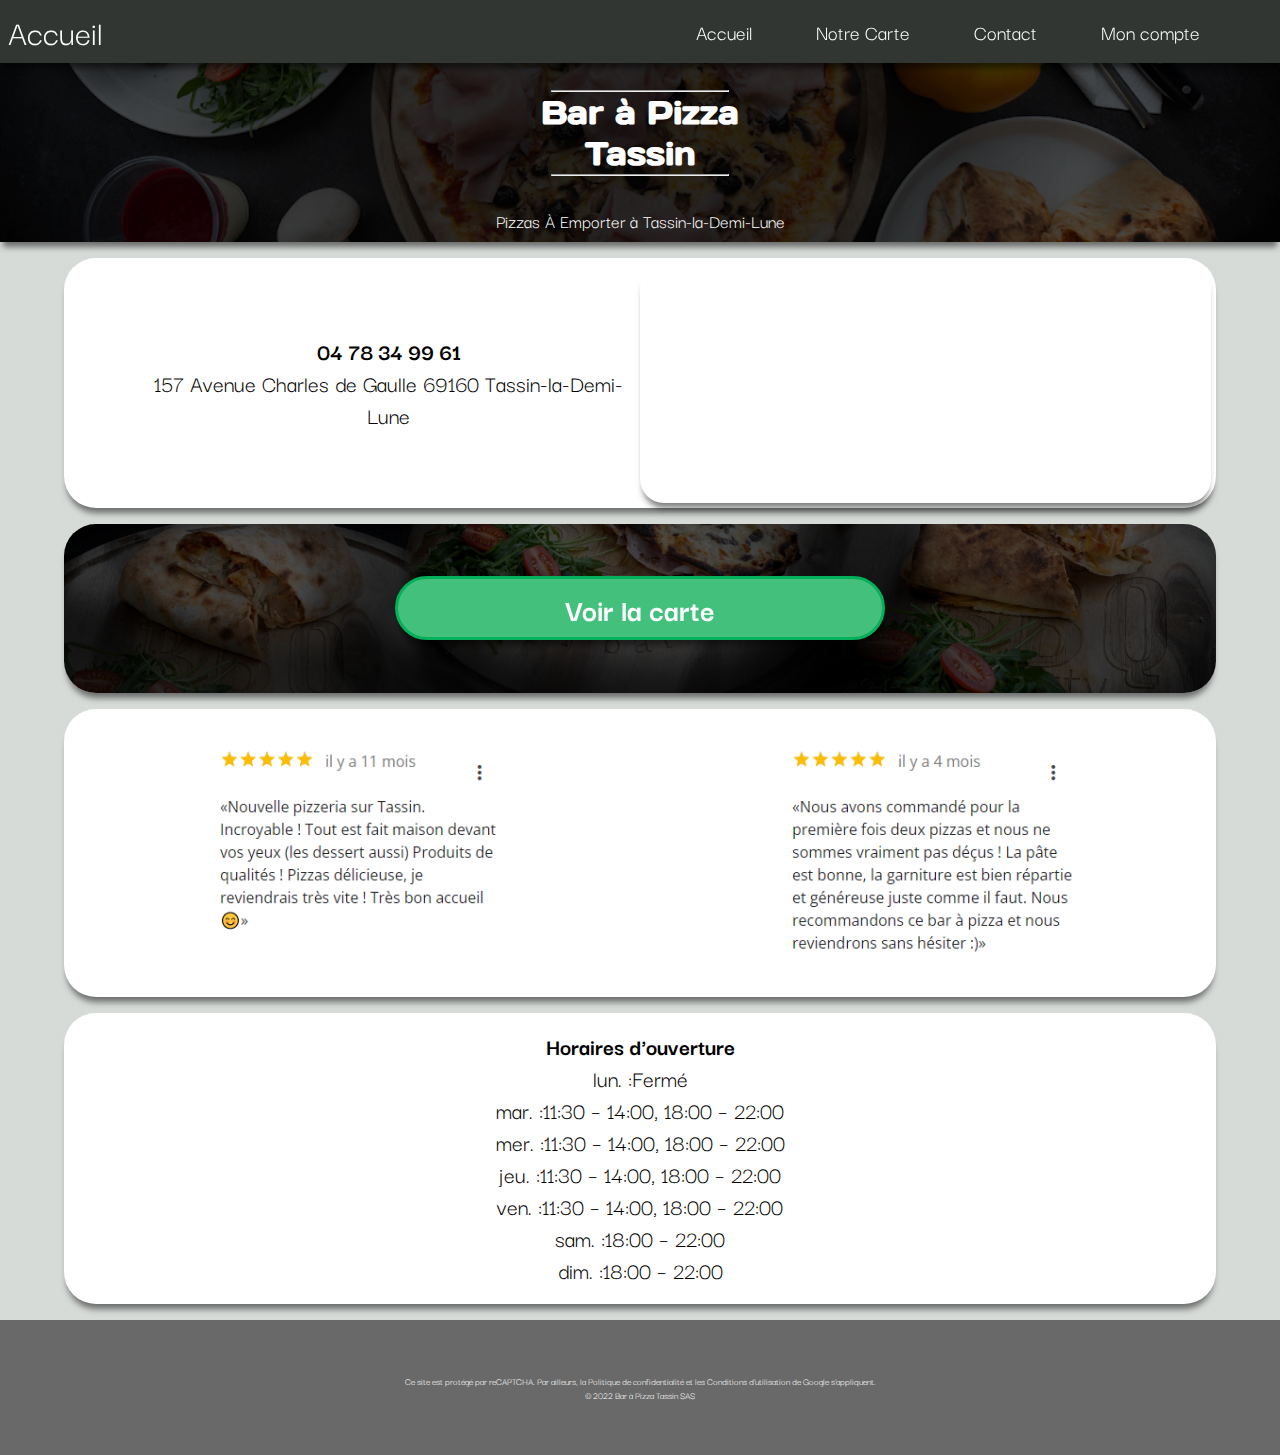
<file: index.html>
<!DOCTYPE html>
<html lang="en">
  <head>
    <meta charset="UTF-8" />
    <meta http-equiv="X-UA-Compatible" content="IE=edge" />
    <meta name="viewport" content="width=device-width, initial-scale=1.0" />
    <link rel="stylesheet" type="text/css" href="style.css" />
    <title>Accueil</title>
    <link rel="preconnect" href="https://fonts.googleapis.com" />
    <link rel="preconnect" href="https://fonts.gstatic.com" crossorigin />
    <link
      href="https://fonts.googleapis.com/css2?family=Days+One&display=swap"
      rel="stylesheet"
    />
    <link
      href="https://fonts.googleapis.com/css2?family=Darker+Grotesque&family=Days+One&display=swap"
      rel="stylesheet"
    />
    <link
      rel="stylesheet"
      href="https://use.fontawesome.com/releases/v5.0.7/css/all.css"
    />
    <link
      rel="apple-touch-icon"
      sizes="57x57"
      href="medias/apple-icon-57x57.png"
    />
    <link
      rel="apple-touch-icon"
      sizes="60x60"
      href="medias/apple-icon-60x60.png"
    />
    <link
      rel="apple-touch-icon"
      sizes="72x72"
      href="medias/apple-icon-72x72.png"
    />
    <link
      rel="apple-touch-icon"
      sizes="114x114"
      href="medias/apple-icon-114x114.png"
    />
    <link
      rel="apple-touch-icon"
      sizes="120x120"
      href="medias/apple-icon-120x120.png"
    />
    <link
      rel="apple-touch-icon"
      sizes="144x144"
      href="medias/apple-icon-144x144.png"
    />
    <link
      rel="apple-touch-icon"
      sizes="152x152"
      href="medias/apple-icon-152x152.png"
    />
    <link
      rel="apple-touch-icon"
      sizes="180x180"
      href="medias/apple-icon-180x180.png"
    />
    <link
      rel="icon"
      type="image/png"
      sizes="192x192"
      href="medias/android-icon-192x192.png"
    />
    <link
      rel="icon"
      type="image/png"
      sizes="32x32"
      href="medias/favicon-32x32.png"
    />
    <link
      rel="icon"
      type="image/png"
      sizes="96x96"
      href="medias/favicon-96x96.png"
    />
    <link
      rel="icon"
      type="image/png"
      sizes="16x16"
      href="medias/favicon-16x16.png"
    />
    <link rel="manifest" href="/manifest.json" />
    <meta name="msapplication-TileColor" content="#ffffff" />
    <meta name="msapplication-TileImage" content="medias/ms-icon-144x144.png" />
    <meta name="theme-color" content="#ffffff" />
    <link
      rel="apple-touch-icon"
      sizes="76x76"
      href="medias/apple-icon-76x76.png"
    />
  </head>

  <body>
    <header>
      <nav>
        <p>Accueil</p>
        <ul class="ul-desktop">
          <li><a href="index.html"> Accueil</a></li>
          <li><a href="Carte.html">Notre Carte</a></li>
          <li><a href="contact.html">Contact</a></li>
          <li><a href="monCompte.html">Mon compte</a></li>
        </ul>
        <div class="menu-burger">
          <i style="font-size: 24px" class="fa">&#xf0c9;</i>
        </div>
      </nav>
      <div class="navlistcontainer">
        <div class="navblur"></div>
        <div class="navlistmobile">
          <ul class="ul-mobile">
            <li><a href="index.html"> Accueil</a></li>
            <li><a href="Carte.html">Notre Carte</a></li>
            <li><a href="contact.html">Contact</a></li>
            <li><a href="monCompte.html">Mon compte</a></li>
          </ul>
        </div>
      </div>
      <div class="banner">
        <div class="title">
          <hr />
          <h1>Bar à Pizza<br />Tassin</h1>
          <hr />
        </div>
        <p>Pizzas À Emporter à Tassin-la-Demi-Lune</p>
      </div>
    </header>
    <div class="card">
      <div class="minimap">
        <p>
          <strong>04 78 34 99 61</strong><br />
          157 Avenue Charles de Gaulle 69160 Tassin-la-Demi-Lune
        </p>
        <iframe
          src="https://www.google.com/maps/embed?pb=!1m14!1m8!1m3!1d11134.321673440329!2d4.776439!3d45.759557!3m2!1i1024!2i768!4f13.1!3m3!1m2!1s0x0%3A0x4250625270dcbb95!2sBar%20%C3%A0%20pizza%20tassin!5e0!3m2!1sen!2sfr!4v1669214472388!5m2!1sen!2sfr"
          allowfullscreen=""
          loading="lazy"
          referrerpolicy="no-referrer-when-downgrade"
          class="googlemap"
        ></iframe>
      </div>
      <div id="buttoncard">
        <div class="miniatures">
          <img src="medias/pizza.png" alt="photo-de-pizza" id="pizza" />
          <img src="medias/roulé.png" alt="photo-de-roulé" id="roulé" />
          <img src="medias/tiramisu.png" alt="photo-de-dessert" id="dessert" />
        </div>
        <div class="button">
          <a href="Carte.html">
            <h2>Voir la carte</h2>
          </a>
        </div>
      </div>
      <div class="avis">
        <img src="medias/avis1.png" alt="avis-google" />

        <img src="medias/avis2.png" alt="avis-google2" />
      </div>
      <div class="horaires">
        <p>
          <strong>Horaires d'ouverture</strong><br />
          lun. :Fermé <br />
          mar. :11:30 – 14:00, 18:00 – 22:00 <br />
          mer. :11:30 – 14:00, 18:00 – 22:00 <br />
          jeu. :11:30 – 14:00, 18:00 – 22:00 <br />
          ven. :11:30 – 14:00, 18:00 – 22:00 <br />
          sam. :18:00 – 22:00 <br />
          dim. :18:00 – 22:00
        </p>
      </div>
    </div>

    <footer>
      <p>
        Ce site est protégé par reCAPTCHA. Par ailleurs, la Politique de
        confidentialité et les Conditions d'utilisation de Google s'appliquent.
        <br />
        © 2022 Bar à Pizza Tassin SAS
      </p>
    </footer>

    <script src="script.js"></script>
  </body>
</html>
</file>
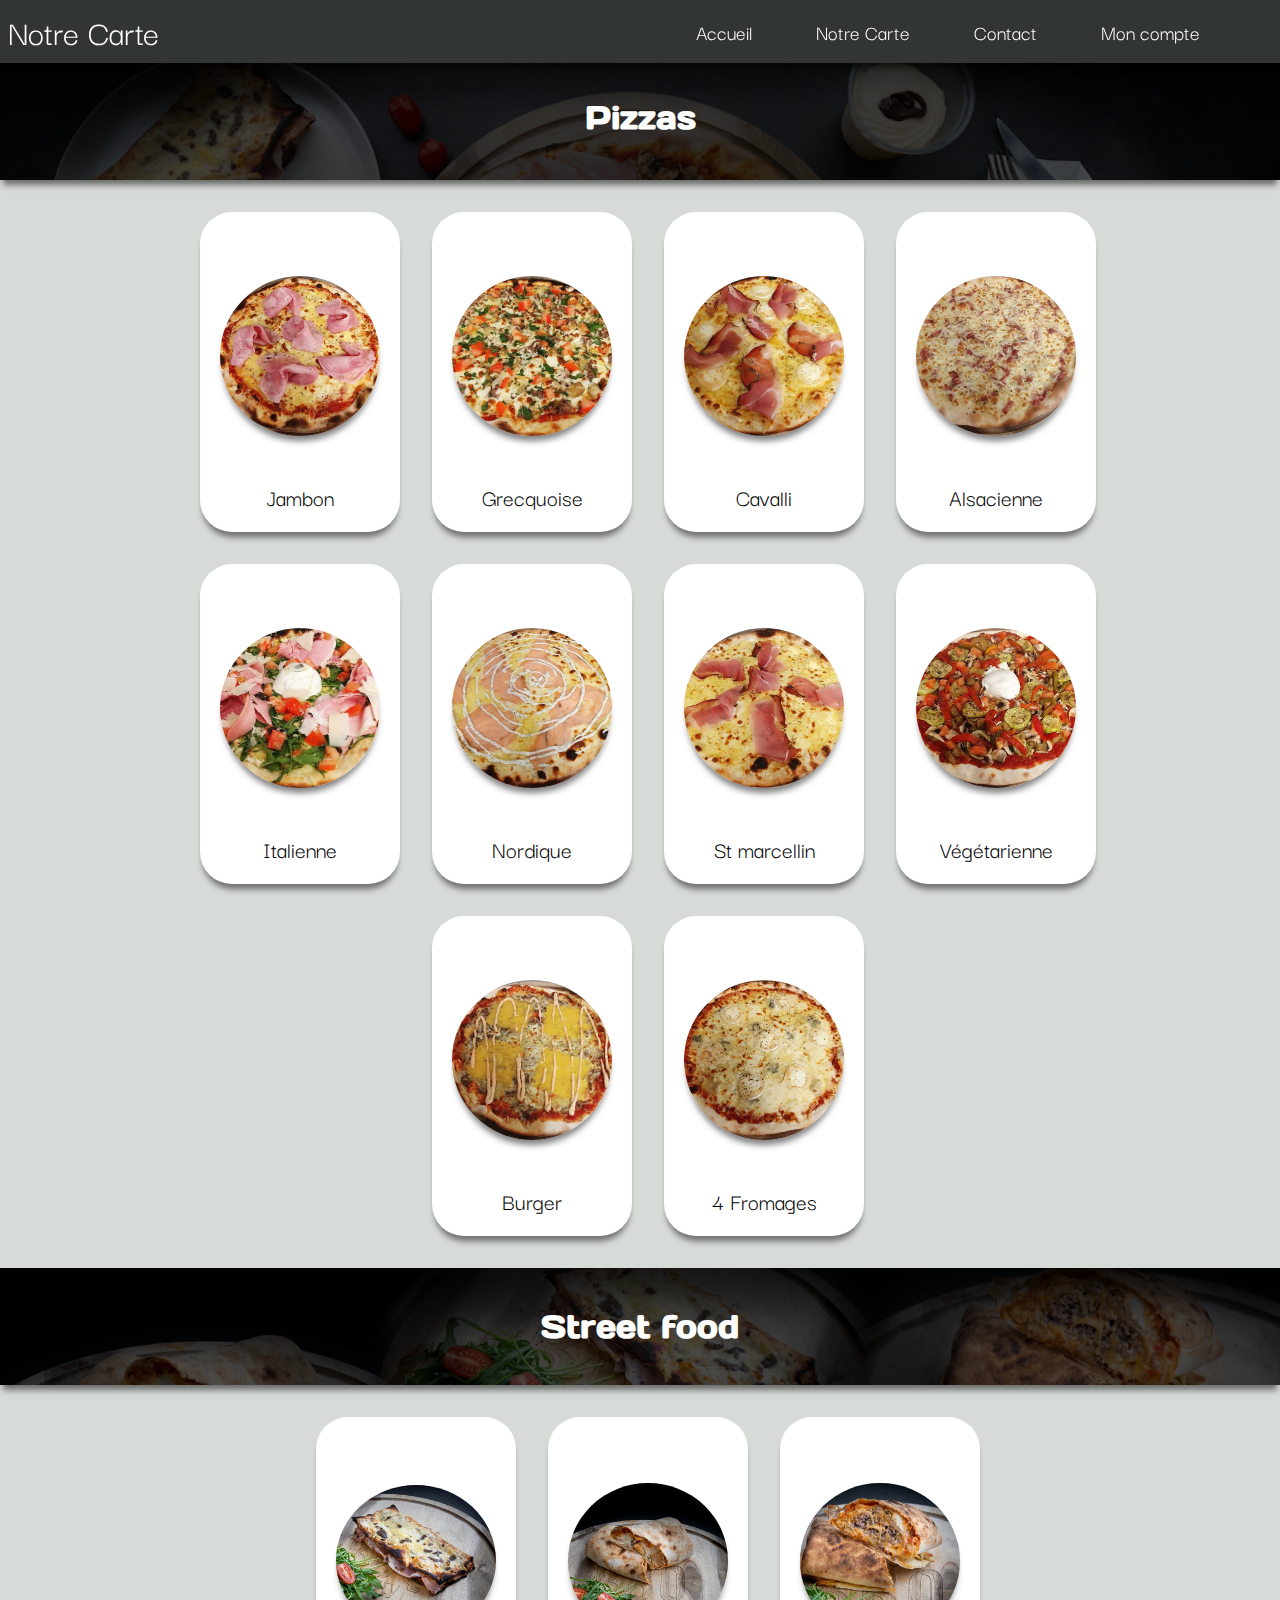
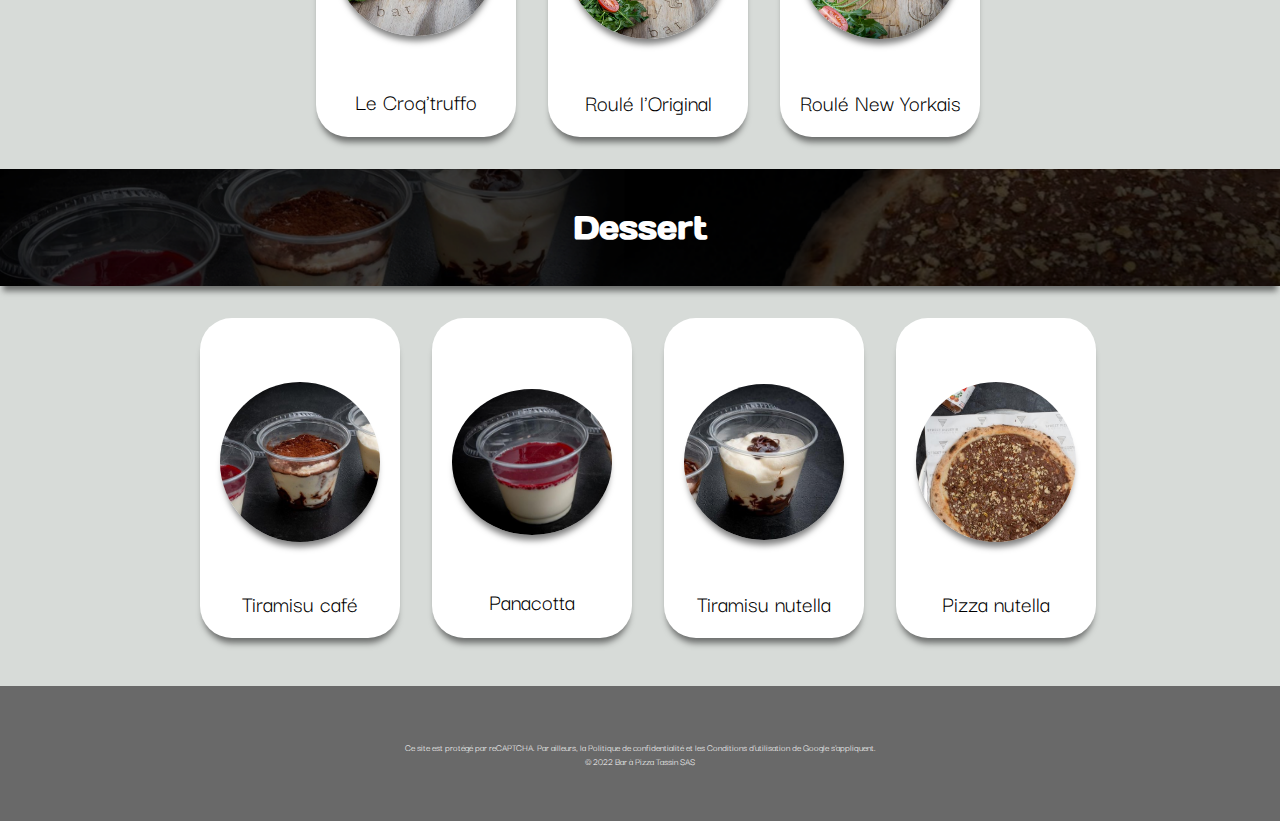
<file: Carte.html>
<!DOCTYPE html>
<html lang="en">

<head>
    <meta charset="UTF-8">
    <meta http-equiv="X-UA-Compatible" content="IE=edge">
    <meta name="viewport" content="width=device-width, initial-scale=1.0">
    <link rel="stylesheet" type="text/css" href="style.css" >
    <title>Document</title>
    <link rel="preconnect" href="https://fonts.googleapis.com">
    <link rel="preconnect" href="https://fonts.gstatic.com" crossorigin>
    <link href="https://fonts.googleapis.com/css2?family=Days+One&display=swap" rel="stylesheet">
    <link href="https://fonts.googleapis.com/css2?family=Darker+Grotesque&family=Days+One&display=swap"
        rel="stylesheet">
    <link rel="stylesheet" href="https://use.fontawesome.com/releases/v5.0.7/css/all.css">
    <link rel="apple-touch-icon" sizes="57x57" href="medias/apple-icon-57x57.png">
    <link rel="apple-touch-icon" sizes="60x60" href="medias/apple-icon-60x60.png">
    <link rel="apple-touch-icon" sizes="72x72" href="medias/apple-icon-72x72.png">
    <link rel="apple-touch-icon" sizes="114x114" href="medias/apple-icon-114x114.png">
    <link rel="apple-touch-icon" sizes="120x120" href="medias/apple-icon-120x120.png">
    <link rel="apple-touch-icon" sizes="144x144" href="medias/apple-icon-144x144.png">
    <link rel="apple-touch-icon" sizes="152x152" href="medias/apple-icon-152x152.png">
    <link rel="apple-touch-icon" sizes="180x180" href="medias/apple-icon-180x180.png">
    <link rel="icon" type="image/png" sizes="192x192"  href="medias/android-icon-192x192.png">
    <link rel="icon" type="image/png" sizes="32x32" href="medias/favicon-32x32.png">
    <link rel="icon" type="image/png" sizes="96x96" href="medias/favicon-96x96.png">
    <link rel="icon" type="image/png" sizes="16x16" href="medias/favicon-16x16.png">
    <link rel="manifest" href="/manifest.json">
    <meta name="msapplication-TileColor" content="#ffffff">
    <meta name="msapplication-TileImage" content="medias/ms-icon-144x144.png">
    <meta name="theme-color" content="#ffffff">
    <link rel="apple-touch-icon" sizes="76x76" href="medias/apple-icon-76x76.png">

</head>

<body>
    <div class="zoomscreen">
    
    </div>
    <header>
        <nav>
            <p>Notre Carte</p>
            <ul class="ul-desktop">
                <li><a href="index.html"> Accueil</a></li>
                <li><a href="Carte.html">Notre Carte</a></li>
                <li><a href="contact.html">Contact</a></li>
                <li><a href="monCompte.html">Mon compte</a></li>


            </ul>
            <div class="menu-burger"> <i style="font-size:24px" class="fa">&#xf0c9;</i> </div>

        </nav>
        <div class="navlistcontainer">
            <div class="navblur">

            </div>
      <div class="navlistmobile">
            <ul class="ul-mobile">
                <li><a href="index.html"> Accueil</a></li>
                <li><a href="Carte.html">Notre Carte</a></li>
                <li><a href="contact.html">Contact</a></li>
                <li><a href="monCompte.html">Mon compte</a></li>


            </ul>
       </div>
    </div>
       
    </header>
        <div class="pizza-banner">
       <div>
                <h1>
                    Pizzas
                </h1>
           </div>

        </div>     
        <div class="containerprincipal">
      <div id="containerducontainer">
            <div class="scroll-container-1">
                <div class="pizza"><div class="cross"> <i class="fa2">&#x2715;</i> </div><div class="image"><img src="medias/jambon.png" alt="photo of pizza"></div><div><p>Jambon</p></div><div class="poptext"><p>Jambon, origan, Mozza/emmental<br>9.00€</p></div></div>
                <div class="pizza"><div class="cross"> <i class="fa2">&#x2715;</i> </div><div class="image"><img src="medias/grecquoise.png" alt="photo of pizza"></div><div><p>Grecquoise</p></div><div class="poptext"><p>Base tomate, aubergines, viande hachée, tomates fraîches, olives, Mozza/Emmental<br>10.50€</p></div></div>
                <div class="pizza"><div class="cross"> <i class="fa2">&#x2715;</i> </div><div class="image"><img src="medias/cavalli.png" alt="photo of pizza"></div><div><p>Cavalli</p></div><div class="poptext"><p>Chèvre, miel, Speck,Mozza/emmental<br>10.50€</p></div></div>
                <div class="pizza"><div class="cross"> <i class="fa2">&#x2715;</i> </div><div class="image"><img src="medias/alsacienne.png" alt="photo of pizza"></div><div><p>Alsacienne</p></div><div class="poptext"><p>Base crème, oignons, lardons, Mozza/emmental<br>9.00€</p></div></div>
                <div class="pizza"><div class="cross"> <i class="fa2">&#x2715;</i> </div><div class="image"><img src="medias/italienne.png" alt="photo of pizza"></div><div><p>Italienne</p></div><div class="poptext"><p>Base crème truffée, jambon truffé, burrata, tomates fraîches, parmesan, roquette, Mozza/Emmental<br>12.50€</p></div></div>
                <div class="pizza"><div class="cross"> <i class="fa2">&#x2715;</i> </div><div class="image"><img src="medias/nordique.png" alt="photo of pizza"></div><div><p>Nordique</p></div><div class="poptext"><p>Base crème, saumon fumé, crème citronnée Aneth, Mozza/Emmental<br>12.50€</p></div></div>
                <div class="pizza"><div class="cross"> <i class="fa2">&#x2715;</i> </div><div class="image"><img src="medias/stmarcelin.png" alt="photo of pizza"></div><div><p>St marcellin</p></div><div class="poptext"><p>St marcellin,speck, Mozza/emmental<br>10.50€</p></div></div>
                <div class="pizza"><div class="cross"> <i class="fa2">&#x2715;</i> </div><div class="image"><img src="medias/végétarienne.png" alt="photo of pizza"></div><div><p>Végétarienne</p></div><div class="poptext"><p>Courgettes, aubergines, tomates fraîches, poivrons marinés, champignons, burrata<br>11.50€</p></div></div>
                <div class="pizza"><div class="cross"> <i class="fa2">&#x2715;</i> </div><div class="image"><img src="medias/Burger.png" alt="photo of pizza"></div><div><p>Burger</p></div><div class="poptext"><p>Base tomate, viande hachée, oignons confits, Cheddar, sauce burger, Mozza/Emmental<br>10.50€</p></div></div>
                <div class="pizza"><div class="cross"> <i class="fa2">&#x2715;</i> </div><div class="image"><img src="medias/4fromages.png" alt="photo of pizza"></div><div><p>4 Fromages</p></div><div class="poptext"><p>Gorgonzola, chèvre, Mozza/emmental<br>10.50€</p></div></div>
            </div></div>
        </div>
      
        <div class="street-food-banner">
            <div>
                <h1>
                    Street food
                </h1>
            </div>
            

        </div><div class="containerprincipal">
        <div id="containerducontainer2">
            <div class="scroll-container-1">
                <div class="pizza"><div class="cross"> <i class="fa2">&#x2715;</i> </div><div class="image"><img src="medias/croqTruffo.png" alt="photo of croq truffo"></div><div><p>Le Croq'truffo</p></div><div class="poptext"><p>Base crème truffée, jambon truffé, Mozza/emmental<br>6.50€</p></div></div>
                <div class="pizza"><div class="cross"> <i class="fa2">&#x2715;</i> </div><div class="image"><img src="medias/original.png" alt="photo of margharita"></div><div><p>Roulé l'Original</p></div><div class="poptext"><p>Base tomate, viande kebab, oignons, sauce blanche, tomates, Mozza/emmental<br>6.50€</p></div></div>
                <div class="pizza"><div class="cross"> <i class="fa2">&#x2715;</i> </div><div class="image"><img src="medias/newYorkais.png" alt="photo of margharita"></div><div><p>Roulé New Yorkais</p></div><div class="poptext"><p>Base tomate, viande hachée, oignons confits, cheddar, sauce burger, Mozza/emmental<br>6.50€</p></div></div>
              
            </div></div>
        </div>
        <div class="dessert-banner">
            <div>
                <h1>
                    Dessert
                </h1>
            </div>
            

        </div><div class="containerprincipal">

        <div id="containerducontainer3">
            <div class="scroll-container-1">
                <div class="pizza"><div class="cross"> <i class="fa2">&#x2715;</i> </div><div class="image"><img src="medias/tiramisu.png" alt="photo of triamisu"></div><div><p>Tiramisu café</p></div><div class="poptext"><p>3.50€</p></div></div>
                <div class="pizza"><div class="cross"> <i class="fa2">&#x2715;</i> </div><div class="image"><img src="medias/panacotta.png" alt="photo of panacotta"></div><div><p>Panacotta</p></div><div class="poptext"><p>3.50€</p></div></div>
                <div class="pizza"><div class="cross"> <i class="fa2">&#x2715;</i> </div><div class="image"><img src="medias/tiramisuNutella.png" alt="photo of margharita"></div><div><p>Tiramisu nutella</p></div><div class="poptext"><p>4.00€</p></div></div>
                <div class="pizza"><div class="cross"> <i class="fa2">&#x2715;</i> </div><div class="image"><img src="medias/pizzaNutella.jpg" alt="photo of pizza nutella"></div><div><p>Pizza nutella</p></div><div class="poptext"><p>6.00€</p></div></div>
               
            </div></div>
        </div>
        

    
        <footer>
            <p>
               
    Ce site est protégé par reCAPTCHA. Par ailleurs, la Politique de confidentialité et les Conditions d'utilisation de Google s'appliquent.
    <br> © 2022 Bar à Pizza Tassin SAS
            </p>
        </footer>

<script src="script.js"></script>

</body>

</html>
</file>
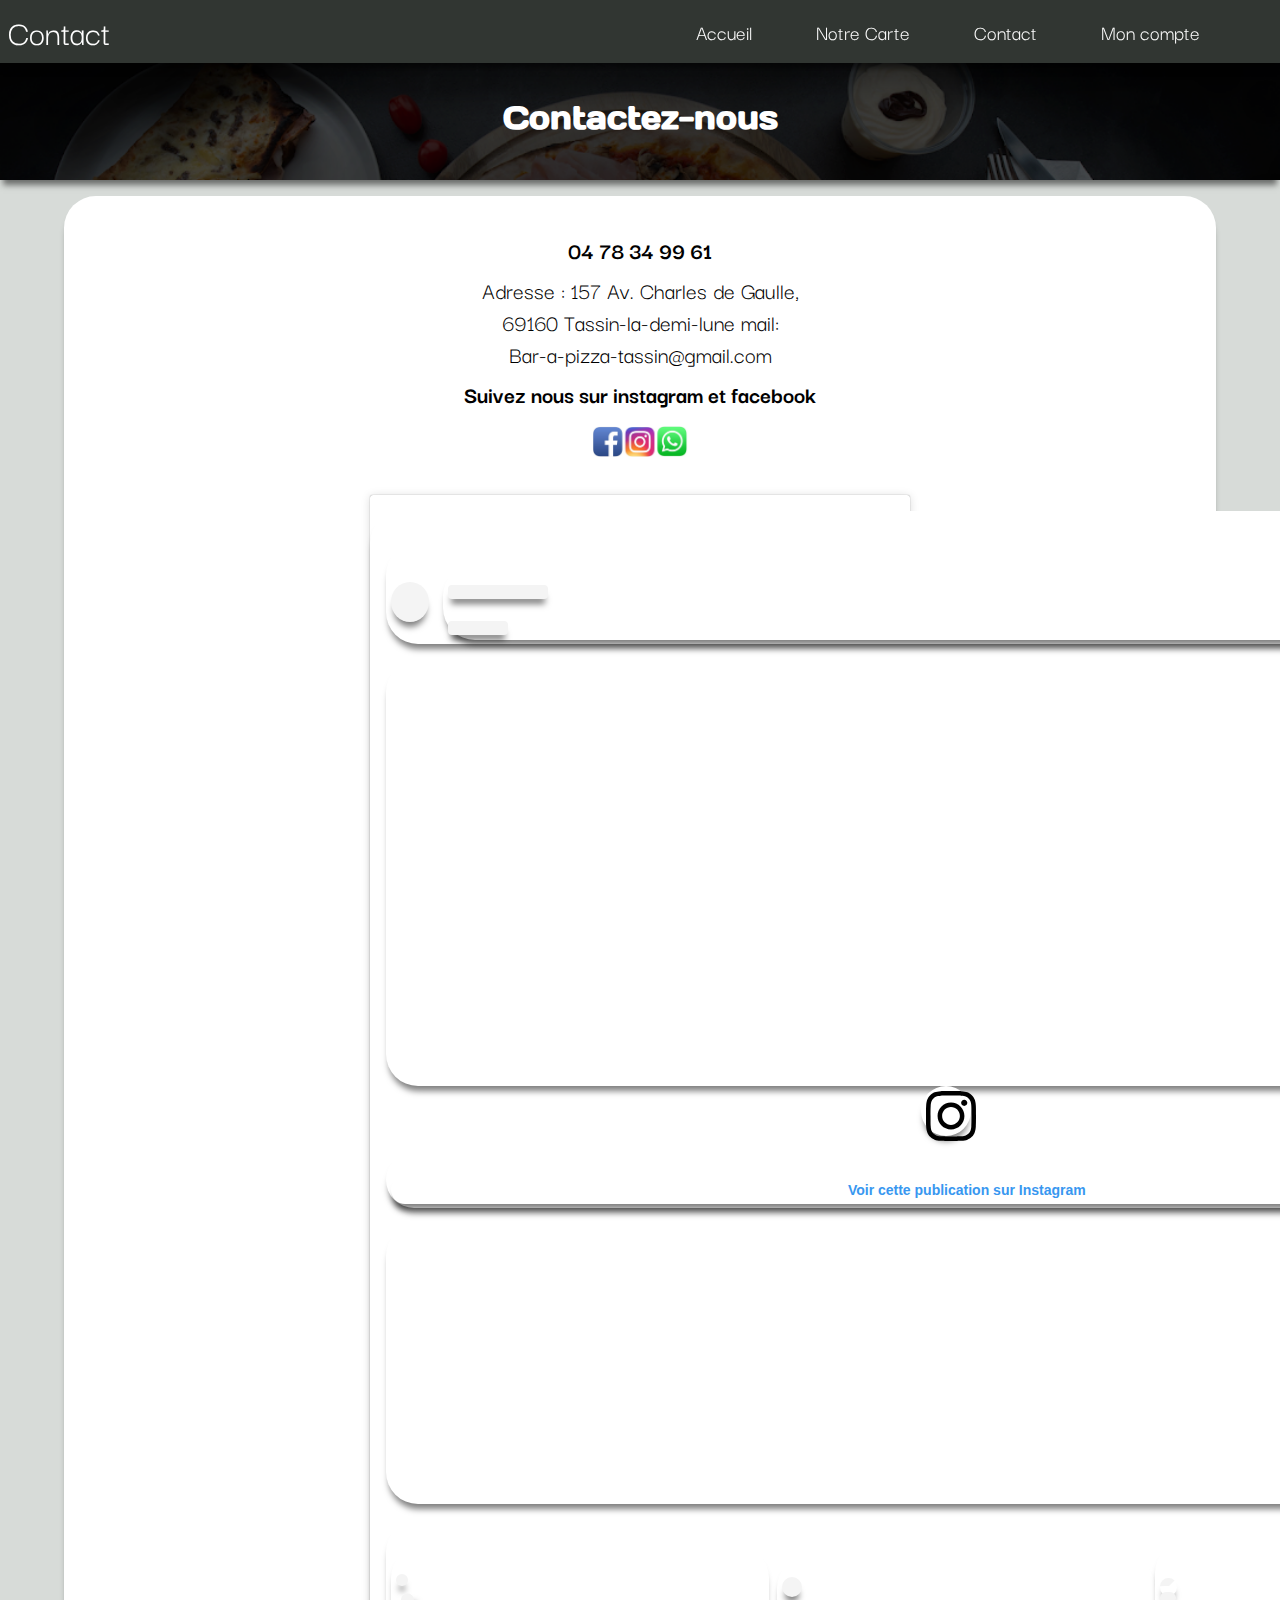
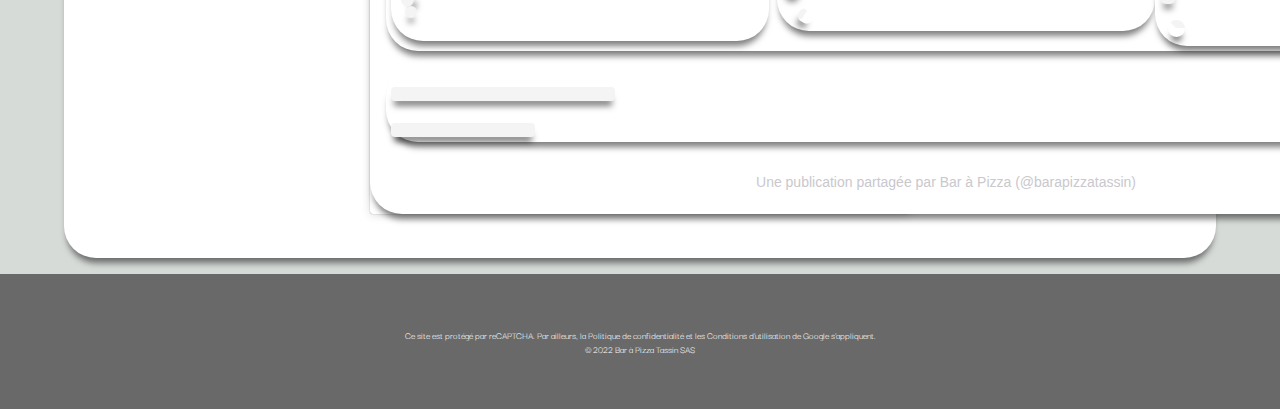
<file: contact.html>
<!DOCTYPE html>
<html lang="en">

<head>
    <meta charset="UTF-8">
    <meta http-equiv="X-UA-Compatible" content="IE=edge">
    <meta name="viewport" content="width=device-width, initial-scale=1.0">
    <link rel="stylesheet" type="text/css" href="style.css">
    <title>Document</title>
    <link rel="preconnect" href="https://fonts.googleapis.com">
    <link rel="preconnect" href="https://fonts.gstatic.com" crossorigin>
    <link href="https://fonts.googleapis.com/css2?family=Days+One&display=swap" rel="stylesheet">
    <link href="https://fonts.googleapis.com/css2?family=Darker+Grotesque&family=Days+One&display=swap"
        rel="stylesheet">
    <link rel="stylesheet" href="https://use.fontawesome.com/releases/v5.0.7/css/all.css">
    <link rel="apple-touch-icon" sizes="57x57" href="medias/apple-icon-57x57.png">
    <link rel="apple-touch-icon" sizes="60x60" href="medias/apple-icon-60x60.png">
    <link rel="apple-touch-icon" sizes="72x72" href="medias/apple-icon-72x72.png">
    <link rel="apple-touch-icon" sizes="114x114" href="medias/apple-icon-114x114.png">
    <link rel="apple-touch-icon" sizes="120x120" href="medias/apple-icon-120x120.png">
    <link rel="apple-touch-icon" sizes="144x144" href="medias/apple-icon-144x144.png">
    <link rel="apple-touch-icon" sizes="152x152" href="medias/apple-icon-152x152.png">
    <link rel="apple-touch-icon" sizes="180x180" href="medias/apple-icon-180x180.png">
    <link rel="icon" type="image/png" sizes="192x192"  href="medias/android-icon-192x192.png">
    <link rel="icon" type="image/png" sizes="32x32" href="medias/favicon-32x32.png">
    <link rel="icon" type="image/png" sizes="96x96" href="medias/favicon-96x96.png">
    <link rel="icon" type="image/png" sizes="16x16" href="medias/favicon-16x16.png">
    <link rel="manifest" href="/manifest.json">
    <meta name="msapplication-TileColor" content="#ffffff">
    <meta name="msapplication-TileImage" content="medias/ms-icon-144x144.png">
    <meta name="theme-color" content="#ffffff">
    <link rel="apple-touch-icon" sizes="76x76" href="medias/apple-icon-76x76.png">

</head>

<body>
    <header>
        <nav>
            <p>Contact</p>
            <ul class="ul-desktop">
                <li><a href="index.html"> Accueil</a></li>
                <li><a href="Carte.html">Notre Carte</a></li>
                <li><a href="contact.html">Contact</a></li>
                <li><a href="monCompte.html">Mon compte</a></li>


            </ul>
            <div class="menu-burger"> <i style="font-size:24px" class="fa">&#xf0c9;</i> </div>

        </nav>
        <div class="navlistcontainer">
            <div class="navblur">

            </div>
            <div class="navlistmobile">
                <ul class="ul-mobile">
                    <li><a href="index.html"> Accueil</a></li>
                    <li><a href="Carte.html">Notre Carte</a></li>
                    <li><a href="contact.html">Contact</a></li>
                    <li><a href="monCompte.html">Mon compte</a></li>
    
                </ul>
            </div>
        </div>
        <div class="pizza-banner">
            <div>
                <h1>
                    Contactez-nous
                </h1>
            </div>
        </div>
    </header>
    <div class="card">
        <div id="contacts">
        <h4>04 78 34 99 61</h4>
        <p>Adresse :
            157 Av. Charles de Gaulle,<br>69160 Tassin-la-demi-lune
            mail: <br>
            Bar-a-pizza-tassin@gmail.com</p>
        <h4>Suivez nous sur instagram et facebook</h4>
            <img id="socials" src="medias/socials.jpg" alt="social icons">
            <div id="insta">
                
                     <script async src="//www.instagram.com/embed.js"></script>
    
    <blockquote class="instagram-media" data-instgrm-permalink="https://www.instagram.com/p/CZMrOX1o3_M/?utm_source=ig_embed&amp;utm_campaign=loading" data-instgrm-version="14" style=" background:#FFF; border:0; border-radius:3px; box-shadow:0 0 1px 0 rgba(0,0,0,0.5),0 1px 10px 0 rgba(0,0,0,0.15); margin: 1px; max-width:540px; min-width:326px; padding:0; width:99.375%; width:-webkit-calc(100% - 2px); width:calc(100% - 2px);"><div style="padding:16px;"> <a href="https://www.instagram.com/p/CZMrOX1o3_M/?utm_source=ig_embed&amp;utm_campaign=loading" style=" background:#FFFFFF; line-height:0; padding:0 0; text-align:center; text-decoration:none; width:100%;" target="_blank"> <div style=" display: flex; flex-direction: row; align-items: center;"> <div style="background-color: #F4F4F4; border-radius: 50%; flex-grow: 0; height: 40px; margin-right: 14px; width: 40px;"></div> <div style="display: flex; flex-direction: column; flex-grow: 1; justify-content: center;"> <div style=" background-color: #F4F4F4; border-radius: 4px; flex-grow: 0; height: 14px; margin-bottom: 6px; width: 100px;"></div> <div style=" background-color: #F4F4F4; border-radius: 4px; flex-grow: 0; height: 14px; width: 60px;"></div></div></div><div style="padding: 19% 0;"></div> <div style="display:block; height:50px; margin:0 auto 12px; width:50px;"><svg width="50px" height="50px" viewBox="0 0 60 60" version="1.1" xmlns="https://www.w3.org/2000/svg" xmlns:xlink="https://www.w3.org/1999/xlink"><g stroke="none" stroke-width="1" fill="none" fill-rule="evenodd"><g transform="translate(-511.000000, -20.000000)" fill="#000000"><g><path d="M556.869,30.41 C554.814,30.41 553.148,32.076 553.148,34.131 C553.148,36.186 554.814,37.852 556.869,37.852 C558.924,37.852 560.59,36.186 560.59,34.131 C560.59,32.076 558.924,30.41 556.869,30.41 M541,60.657 C535.114,60.657 530.342,55.887 530.342,50 C530.342,44.114 535.114,39.342 541,39.342 C546.887,39.342 551.658,44.114 551.658,50 C551.658,55.887 546.887,60.657 541,60.657 M541,33.886 C532.1,33.886 524.886,41.1 524.886,50 C524.886,58.899 532.1,66.113 541,66.113 C549.9,66.113 557.115,58.899 557.115,50 C557.115,41.1 549.9,33.886 541,33.886 M565.378,62.101 C565.244,65.022 564.756,66.606 564.346,67.663 C563.803,69.06 563.154,70.057 562.106,71.106 C561.058,72.155 560.06,72.803 558.662,73.347 C557.607,73.757 556.021,74.244 553.102,74.378 C549.944,74.521 548.997,74.552 541,74.552 C533.003,74.552 532.056,74.521 528.898,74.378 C525.979,74.244 524.393,73.757 523.338,73.347 C521.94,72.803 520.942,72.155 519.894,71.106 C518.846,70.057 518.197,69.06 517.654,67.663 C517.244,66.606 516.755,65.022 516.623,62.101 C516.479,58.943 516.448,57.996 516.448,50 C516.448,42.003 516.479,41.056 516.623,37.899 C516.755,34.978 517.244,33.391 517.654,32.338 C518.197,30.938 518.846,29.942 519.894,28.894 C520.942,27.846 521.94,27.196 523.338,26.654 C524.393,26.244 525.979,25.756 528.898,25.623 C532.057,25.479 533.004,25.448 541,25.448 C548.997,25.448 549.943,25.479 553.102,25.623 C556.021,25.756 557.607,26.244 558.662,26.654 C560.06,27.196 561.058,27.846 562.106,28.894 C563.154,29.942 563.803,30.938 564.346,32.338 C564.756,33.391 565.244,34.978 565.378,37.899 C565.522,41.056 565.552,42.003 565.552,50 C565.552,57.996 565.522,58.943 565.378,62.101 M570.82,37.631 C570.674,34.438 570.167,32.258 569.425,30.349 C568.659,28.377 567.633,26.702 565.965,25.035 C564.297,23.368 562.623,22.342 560.652,21.575 C558.743,20.834 556.562,20.326 553.369,20.18 C550.169,20.033 549.148,20 541,20 C532.853,20 531.831,20.033 528.631,20.18 C525.438,20.326 523.257,20.834 521.349,21.575 C519.376,22.342 517.703,23.368 516.035,25.035 C514.368,26.702 513.342,28.377 512.574,30.349 C511.834,32.258 511.326,34.438 511.181,37.631 C511.035,40.831 511,41.851 511,50 C511,58.147 511.035,59.17 511.181,62.369 C511.326,65.562 511.834,67.743 512.574,69.651 C513.342,71.625 514.368,73.296 516.035,74.965 C517.703,76.634 519.376,77.658 521.349,78.425 C523.257,79.167 525.438,79.673 528.631,79.82 C531.831,79.965 532.853,80.001 541,80.001 C549.148,80.001 550.169,79.965 553.369,79.82 C556.562,79.673 558.743,79.167 560.652,78.425 C562.623,77.658 564.297,76.634 565.965,74.965 C567.633,73.296 568.659,71.625 569.425,69.651 C570.167,67.743 570.674,65.562 570.82,62.369 C570.966,59.17 571,58.147 571,50 C571,41.851 570.966,40.831 570.82,37.631"></path></g></g></g></svg></div><div style="padding-top: 8px;"> <div style=" color:#3897f0; font-family:Arial,sans-serif; font-size:14px; font-style:normal; font-weight:550; line-height:18px;">Voir cette publication sur Instagram</div></div><div style="padding: 12.5% 0;"></div> <div style="display: flex; flex-direction: row; margin-bottom: 14px; align-items: center;"><div> <div style="background-color: #F4F4F4; border-radius: 50%; height: 12.5px; width: 12.5px; transform: translateX(0px) translateY(7px);"></div> <div style="background-color: #F4F4F4; height: 12.5px; transform: rotate(-45deg) translateX(3px) translateY(1px); width: 12.5px; flex-grow: 0; margin-right: 14px; margin-left: 2px;"></div> <div style="background-color: #F4F4F4; border-radius: 50%; height: 12.5px; width: 12.5px; transform: translateX(9px) translateY(-18px);"></div></div><div style="margin-left: 8px;"> <div style=" background-color: #F4F4F4; border-radius: 50%; flex-grow: 0; height: 20px; width: 20px;"></div> <div style=" width: 0; height: 0; border-top: 2px solid transparent; border-left: 6px solid #f4f4f4; border-bottom: 2px solid transparent; transform: translateX(16px) translateY(-4px) rotate(30deg)"></div></div><div style="margin-left: auto;"> <div style=" width: 0px; border-top: 8px solid #F4F4F4; border-right: 8px solid transparent; transform: translateY(16px);"></div> <div style=" background-color: #F4F4F4; flex-grow: 0; height: 12px; width: 16px; transform: translateY(-4px);"></div> <div style=" width: 0; height: 0; border-top: 8px solid #F4F4F4; border-left: 8px solid transparent; transform: translateY(-4px) translateX(8px);"></div></div></div> <div style="display: flex; flex-direction: column; flex-grow: 1; justify-content: center; margin-bottom: 24px;"> <div style=" background-color: #F4F4F4; border-radius: 4px; flex-grow: 0; height: 14px; margin-bottom: 6px; width: 224px;"></div> <div style=" background-color: #F4F4F4; border-radius: 4px; flex-grow: 0; height: 14px; width: 144px;"></div></div></a><p style=" color:#c9c8cd; font-family:Arial,sans-serif; font-size:14px; line-height:17px; margin-bottom:0; margin-top:8px; overflow:hidden; padding:8px 0 7px; text-align:center; text-overflow:ellipsis; white-space:nowrap;"><a href="https://www.instagram.com/p/CZMrOX1o3_M/?utm_source=ig_embed&amp;utm_campaign=loading" style=" color:#c9c8cd; font-family:Arial,sans-serif; font-size:14px; font-style:normal; font-weight:normal; line-height:17px; text-decoration:none;" target="_blank">Une publication partagée par Bar à Pizza (@barapizzatassin)</a></p></div></blockquote> <script async src="//www.instagram.com/embed.js"></script>
  </div>
</div>



    </div>

    <footer>
        <p>
           
Ce site est protégé par reCAPTCHA. Par ailleurs, la Politique de confidentialité et les Conditions d'utilisation de Google s'appliquent.
<br>
© 2022 Bar à Pizza Tassin SAS
        </p>
    </footer>
<script src="script.js"></script>
</body>


</html>
</file>
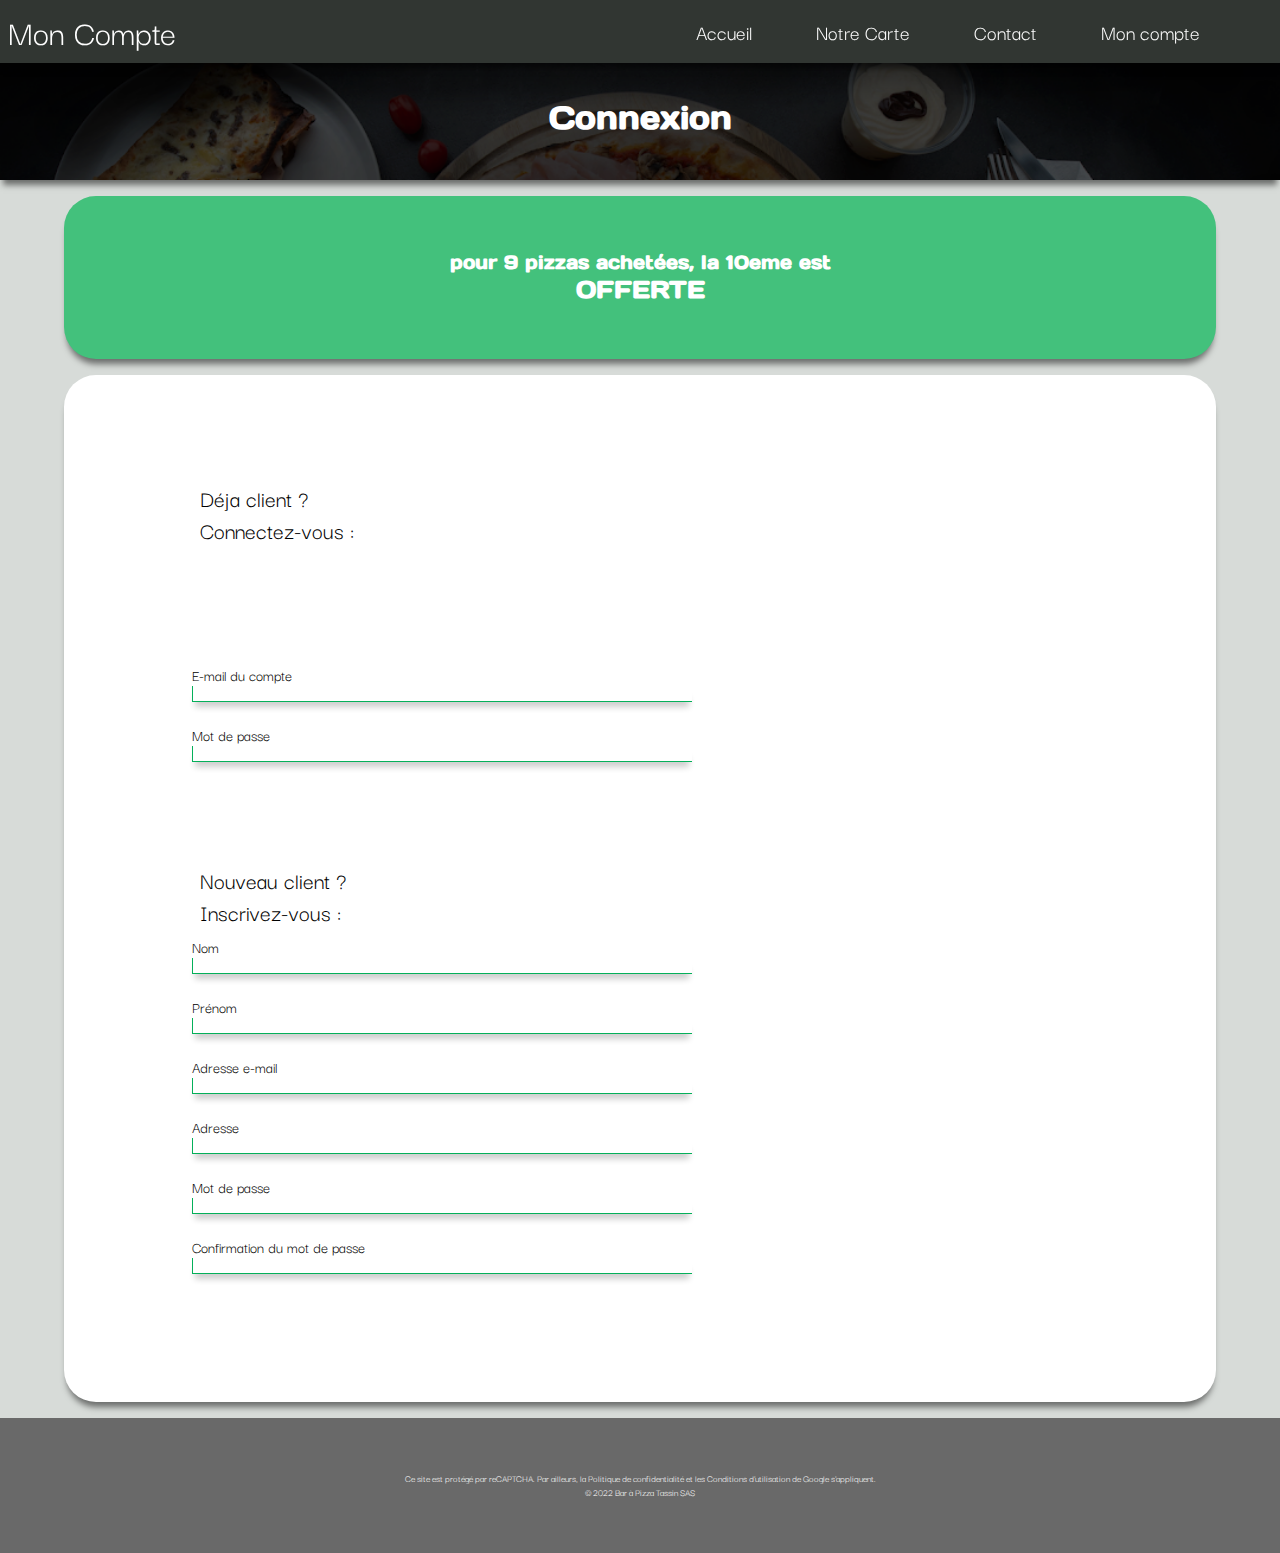
<file: monCompte.html>
<!DOCTYPE html>
<html lang="en">

<head>
    <meta charset="UTF-8">
    <meta http-equiv="X-UA-Compatible" content="IE=edge">
    <meta name="viewport" content="width=device-width, initial-scale=1.0">
    <link rel="stylesheet" type="text/css" href="style.css">
    <title>Document</title>
    <link rel="preconnect" href="https://fonts.googleapis.com">
    <link rel="preconnect" href="https://fonts.gstatic.com" crossorigin>
    <link href="https://fonts.googleapis.com/css2?family=Days+One&display=swap" rel="stylesheet">
    <link href="https://fonts.googleapis.com/css2?family=Darker+Grotesque&family=Days+One&display=swap"
        rel="stylesheet">
    <link rel="stylesheet" href="https://use.fontawesome.com/releases/v5.0.7/css/all.css">
    <link rel="apple-touch-icon" sizes="57x57" href="medias/apple-icon-57x57.png">
    <link rel="apple-touch-icon" sizes="60x60" href="medias/apple-icon-60x60.png">
    <link rel="apple-touch-icon" sizes="72x72" href="medias/apple-icon-72x72.png">
    <link rel="apple-touch-icon" sizes="114x114" href="medias/apple-icon-114x114.png">
    <link rel="apple-touch-icon" sizes="120x120" href="medias/apple-icon-120x120.png">
    <link rel="apple-touch-icon" sizes="144x144" href="medias/apple-icon-144x144.png">
    <link rel="apple-touch-icon" sizes="152x152" href="medias/apple-icon-152x152.png">
    <link rel="apple-touch-icon" sizes="180x180" href="medias/apple-icon-180x180.png">
    <link rel="icon" type="image/png" sizes="192x192"  href="medias/android-icon-192x192.png">
    <link rel="icon" type="image/png" sizes="32x32" href="medias/favicon-32x32.png">
    <link rel="icon" type="image/png" sizes="96x96" href="medias/favicon-96x96.png">
    <link rel="icon" type="image/png" sizes="16x16" href="medias/favicon-16x16.png">
    <link rel="manifest" href="/manifest.json">
    <meta name="msapplication-TileColor" content="#ffffff">
    <meta name="msapplication-TileImage" content="medias/ms-icon-144x144.png">
    <meta name="theme-color" content="#ffffff">
    <link rel="apple-touch-icon" sizes="76x76" href="medias/apple-icon-76x76.png">

</head>

<body>
    <header>
        <nav>
            <p>Mon Compte</p>
            <ul class="ul-desktop">
                <li><a href="index.html"> Accueil</a></li>
                <li><a href="Carte.html">Notre Carte</a></li>
                <li><a href="contact.html">Contact</a></li>
                <li><a href="monCompte.html">Mon compte</a></li>


            </ul>
            <div class="menu-burger"> <i style="font-size:24px" class="fa">&#xf0c9;</i> </div>

        </nav>
        <div class="navlistcontainer">
            <div class="navblur">

            </div>
            <div class="navlistmobile">
                <ul class="ul-mobile">
                    <li><a href="index.html"> Accueil</a></li>
                    <li><a href="Carte.html">Notre Carte</a></li>
                    <li><a href="contact.html">Contact</a></li>
                    <li><a href="monCompte.html">Mon compte</a></li>
    

                </ul>
            </div>
        </div>
        <div class="pizza-banner">
            <div>
                <h1>
                    Connexion
                </h1>
            </div>
        </div> 
    </header>
        <div class="card">
            <div id="offre">

                <h3>pour 9 pizzas achetées, la 10eme est</h3>
                <h2> OFFERTE </h2>

            </div>
            <div id="formulaire">
                <p>Déja client ?<br>Connectez-vous :
                <p>
                <form action="Deja_client">
                    E-mail du compte
                    <input type="email" name="user_mail" id="user_mail">
                    <br>
                    Mot de passe
                    <input type="password" name="password" id="password">
                </form>
                <p>Nouveau client ? <br>
                    Inscrivez-vous :</p>
                <form action="Nouveau_client">
                    Nom
                    <input type="text">
                    <br>
                    Prénom
                    <input type="text">
                    <br>
                    Adresse e-mail
                    <input type="email" name="new_mail" id="new_mail">
                    <br>
                    Adresse
                    <input type="text" name="new_adress" id="new_adress">
                    <br>
                    Mot de passe
                    <input type="password" name="New_password1" id="New_password1">
                    <br>
                    Confirmation du mot de passe
                    <input type="password" name="New_password2" id="New_password2">

                </form>
            </div>
        </div>
         
        <footer>
            <p>
               
    Ce site est protégé par reCAPTCHA. Par ailleurs, la Politique de confidentialité et les Conditions d'utilisation de Google s'appliquent.
    <br> © 2022 Bar à Pizza Tassin SAS
            </p>
        </footer>
    
        <script src="script.js"></script>
</body>

</html>
</file>
<file: style.css>
* {
  padding: 0;
  margin: 0;
  list-style-type: none;
  box-sizing: border-box;
  text-decoration: none;
}

a:link {
  text-decoration: none;
}

:root {
  --back-color: rgb(215, 219, 216);
  --card-color: white;
  --nav-color:rgb(49, 54, 50);
  --objects-color:rgb(67, 193, 124);
  --borders-color:rgb(4, 176, 90);
}

body {
  background-color: var(--back-color);
  margin: 0;
  padding: 0;
}

.banner {
  display: flex;
  flex-direction: column;
  justify-content: center;
  align-items: center;
  background-image: url(medias/image1.png);
  max-height: 30rem;
  background-repeat: initial;
  background-position: center;
  background-size: cover;
  box-shadow: 0px 8px 6px -3px rgba(0, 0, 0, 0.5);
}

h1 {
  font-style: var(--main-color);
  color: var(--card-color);
  text-align: center;
  font-family: "Days One", sans-serif;
}
.title {
  display: flex;
  flex-direction: column;
}
hr {
  width: 90%;
}

h2 {
  font-style: var(--main-color);
  color: var(--card-color);
  text-align: center;
  font-family: "Days One", sans-serif;
}

h3 {
  font-style: var(--main-color);
  color: var(--card-color);
  text-align: center;
  font-family: "Days One", sans-serif;
}

h4 {
  font-family: "Darker Grotesque", sans-serif;
  font-size: x-large;
  color: black;
}

ul {
  margin-right: 3rem;
  display: none;
  justify-content: space-around;
}

li {
  color: var(--card-color);
  margin: 2rem;
  font-family: "Darker Grotesque", sans-serif;
  font-size: 18px;
}

li:hover {
  text-decoration: underline;
}

.menu-burger {
  display: flex;
}

.fa {
  color: var(--card-color);
  margin-right: 5vw;
  font-size: 36px;
  display: none;
}

nav {
  box-shadow: 0px 8px 6px -3px rgba(0, 0, 0, 0.5);
  position: fixed;
  display: flex;
  align-items: center;
  justify-content: space-between;
  background-color: var(--nav-color);
  width: 100vw;
  height: 7vh;
  margin: 0;
  z-index: 99999;
}

nav a {
  color: var(--card-color);
  text-decoration: none;
  font-size: larger;
}

.navlistcontainer {
  display: none;
  justify-content: flex-end;
}

.list-visible {
  display: flex;
}

.icon-visible {
  color: rgba(244, 255, 247, 0.533);
}

.navblur {
  position: fixed;
  height: 100vh;
  width: 100%;
  background-color: rgba(0, 255, 255, 0);
  backdrop-filter: blur(3px);
  z-index: 850;
}

.navlistmobile {
  display: flex;
  position: fixed;
  background-color: var(--card-color);
  height: 100vh;
  width: 35%;
  z-index: 900;
  box-shadow: -6px 8px 6px -3px rgba(0, 0, 0, 0.5);
}

.navlistmobile a {
  color: rgb(59, 59, 59);
  text-decoration: none;
  font-size: larger;
}

.ul-mobile {
  margin-top: 5rem;
  display: flex;
  flex-direction: column;
  justify-content: flex-start;
}

.banner p {
  text-align: center;
  font-family: "Darker Grotesque", sans-serif;
  color: var(--card-color);
  font-size: larger;
  margin-top: 2rem;
}

.banner div {
  margin-top: 10vh;
  display: flex;
  justify-content: center;
  align-items: center;
}

nav p {
  color: var(--card-color);
  font-size: 36px;
}

.card {
  display: flex;
  flex-direction: column;
  align-items: center;
 

}

p {
  font-family: "Darker Grotesque", sans-serif;
  text-align: center;
  margin: 0.5rem;
  color: black;
  font-size: 1.5rem;
}

.minimap {
  flex-direction: column;
  display: flex;
  align-items: center;
  justify-content: space-around;
  margin-top: 1rem;
  background-color: var(--card-color);
  width: 80vw;

  padding: 0.3rem;
  box-shadow: 0px 8px 6px -3px rgba(0, 0, 0, 0.5);
}

iframe {
  max-height: 40vh;
}

.card #buttoncard .miniatures {
  display: flex;
  justify-content: space-around;
  background-color: rgba(32, 12, 50, 0);
  box-shadow: none;
}

.miniatures img {
  width: 30%;
  border-radius: 50%;
  border-color: var(--borders-color);
  border-width: 3px;
  margin: 0;
  border-style: solid;
  min-width: 60px;

}

.card #buttoncard .button {
  filter: brightness(100%);
  display: flex;
  justify-content: center;
  align-items: center;
  background-color: var(--objects-color);
  margin: 3rem;
  max-width: 490px;
  width: 100%;
  min-width: 90px;
  height: 4rem;
  border-color: var(--borders-color);
  border-width: 3px;
  border-style: solid;
}

#buttoncard {
  background-color: rgba(231, 231, 231, 0);
  box-shadow: none;
  display: flex;
  justify-content: space-around;
  align-items: center;
  flex-direction: column;
  width: auto;

}

.button h2 {
  color: var(--card-color);
  font-family: "Darker Grotesque", sans-serif;
  font-size: xx-large;
  text-align: center;
  align-items: center;
}

.avis {
  background-color: var(--card-color);
  flex-direction: column;
}

.avis img {
  display: flex;
  justify-content: center;
  align-items: center;
  width: 80%;
  max-width: 400px;

  margin: 1rem;
}

.card div {
  margin-top: 1rem;
  background-color: var(--card-color);
  width: 90vw;
  border-radius: 2rem;
  padding: 0.3rem;
  box-shadow: 0px 8px 6px -3px rgba(0, 0, 0, 0.5);

}

.googlemap {
  border-radius: 1.5rem;
  margin: 0;
  width: 99%;
  height: 20rem;
  border: var(--card-color);
  border-width: 3px;
  box-shadow: 0px 8px 6px -3px rgba(0, 0, 0, 0.5);
}

footer {
  margin-top: 1rem;
  background-color: rgba(105, 105, 105, 0);
}

footer p {
  color: var(--nav-color);
  font-size: x-small;
}

/*carte*/
.zoomscreen {
  display: none;
}

.zoomscreen-visible {
  z-index: 200;
  display: initial;
  position: fixed;
  justify-content: center;
  align-items: center;
  background-color: rgba(0, 255, 255, 0);
  backdrop-filter: blur(3px);
  width: 100vw;
  height: 100vh;
  padding: 10%;
}

.zoomscreen-visible img {
  width: 300vh;
}

.poptext {
  display: none;
}

.poptext-visible {
  display: initial;
}

.pizza .cross {
  width: 80%;
  display: flex;
  justify-content: flex-end;
}

.fa2 {
  display: none;
}

.poptext p {
  font-size: small;
  color: darkgray;
  margin-top: -1rem;
  margin-bottom: 2rem;
}

.pizza-banner {
  display: flex;
  flex-direction: column;
  justify-content: center;
  align-items: center;
  background-image: url(medias/image1.png);
  height: 20vh;
  background-repeat: initial;
  background-position: top;
  background-size: cover;
  box-shadow: 0px 8px 6px -3px rgba(0, 0, 0, 0.5);
}

.pizza-banner div {
  margin-top: 6vh;
  display: flex;
  justify-content: center;
  align-items: center;
  text-align: center;
}

.scroll-container-1 {
  display: flex;
  align-items: center;
  justify-content: flex-start;
  box-shadow: none;
  padding-left: 1rem;
  width: auto;
}

#containerducontainer {
  margin-top: 3rem;
  margin-bottom: 3rem;
  overflow-x: scroll;
}
#containerducontainer2 {
  margin-top: 3rem;
  margin-bottom: 3rem;
  overflow-x: scroll;
}
#containerducontainer3 {
  margin-top: 3rem;
  margin-bottom: 3rem;
  overflow-x: scroll;
}

#containerducontainer::-webkit-scrollbar {
  display: none;
  justify-content: center;
  margin-left: 5rem;
}
#containerducontainer2::-webkit-scrollbar {
  display: none;
  justify-content: center;
  margin-left: 5rem;
}
#containerducontainer3::-webkit-scrollbar {
  display: none;
  justify-content: center;
  margin-left: 5rem;
}

.image {
  display: flex;
  justify-content: flex-start;
}

.pizza {
  z-index: 3;
  display: flex;
  flex-direction: column;
  justify-content: space-around;
  align-items: center;
  background-color: var(--card-color);
  width: 200px;
  height: 20rem;
  margin: 0.5rem;
  border-radius: 2rem;
  box-shadow: 0px 8px 6px -3px rgba(0, 0, 0, 0.5);
}

/*.pizza:active {
  background-color: rgb(235, 235, 235);
  transition: 5ms;
}*/

.street-food-banner {
  display: flex;
  flex-direction: column;
  justify-content: center;
  align-items: center;
  background-image: url(medias/buttonBackground.png);
  height: 13vh;

  background-repeat: no-repeat;
  
  background-position:center;
  background-size:cover;
  box-shadow: 0px 8px 6px -3px rgba(0, 0, 0, 0.5);
}

.dessert-banner {
  display: flex;
  flex-direction: column;
  justify-content: center;
  align-items: center;
  background-image: url(medias/dessert.png);
  height: 13vh;
  background-repeat: no-repeat;
  background-position: center;
  background-size:cover;
  box-shadow: 0px 8px 6px -3px rgba(0, 0, 0, 0.5);
}

.image img {
  margin: 1rem;
  width: 10rem;
  /*border-style: solid;
   border-color: rgb(4, 176, 90);*/
  box-shadow: 0px 8px 6px -3px rgba(0, 0, 0, 0.5);
  border-width: 3px;
  border-radius: 50%;
  margin-top: 2rem;
}

.horaires p {
  margin: 0.8rem;
}

/*mon compte*/

#offre {
  padding: 6vh;
  background-color: var(--objects-color);
}

#formulaire {
  padding-left: 10%;
  padding-bottom: 10%;

  display: flex;
  flex-direction: column;
  justify-content: space-around;
  align-items: flex-start;
}

#formulaire p {
  margin-top: 10%;
  text-align: left;
}

#formulaire form {
  font-family: Darker Grotesque;
  text-align: left;
  display: flex;
  flex-direction: column;
  width: 80%;
  max-width: 500px;
}

input {
  border: none;
  border-bottom: 1px solid var(--borders-color);
  border-left: 1px solid var(--borders-color);
  box-shadow: 0px 8px 6px -3px rgba(0, 0, 0, 0.2);
}

/* contacts */
#contacts {
  padding: 3%;
  display: flex;
  flex-direction: column;
  justify-content: center;
  align-items: center;
}

#socials {
  width: 6rem;
  margin: 1rem;
} #insta {
  display: flex;
  justify-content: center;
  align-items: center;
  background-color: rgba(240, 248, 255, 0);
  box-shadow: none;
  
}

@media screen and (max-width: 806px) {
  .pizza-pop {
    margin-top: 10%;
    transform: translateY(-10%);
    transform: translateX(-30vw);
    z-index: 3000;
    background-color: var(--card-color);
    position: fixed;
    top: 20vh;
    left: 38.7vw;
    width: 80%;
    height: 60vh;
  }

  .fa2-visible {
    z-index: 300;
    display: initial;
    font-style: normal;
    color: darkgrey;
  }
}

@media screen and (min-width: 806px) {
  .minimap {
    flex-direction: row;
    justify-content: space-between;
  }

  .minimap p {
    padding-left: 6%;
  }

  .minimap iframe {
    max-width: 50%;
  }

  .googlemap {
    width: 70%;
    height: 15rem;
  }

  .card #buttoncard .miniatures {
    display: none;

  }

  .avis {
    display: flex;
    flex-direction: row;
    justify-content: space-around;
  }


  .avis img {
    width: 60%;
    max-width: 300px;
  }

  .navlistcontainer {
    display: none;
  }

  .ul-desktop {
    display: flex;
    color: var(--card-color);
  }

  .menu-burger {
    display: none;
  }

  footer {
    display: flex;
    height: 15vh;
    justify-content: center;
    align-items: center;
    background-color: dimgrey;
    z-index: 99999;
  }

  footer p {
    color: var(--card-color);
  }

  .miniatures {
    display: none;
    height: 0vh;
  }

  #roulé {
    border-radius: 0;
  }

  #pizza {
    border-top-right-radius: 0;
    border-top-left-radius: 10%;
  }

  #dessert {
    border-top-left-radius: 0;
    border-top-right-radius: 10%;
  }

  #buttoncard {
    background-image: url(medias/buttonBackground.png);
    width: 90vw;
    box-shadow: 0px 8px 6px -3px rgba(0, 0, 0, 0.5);
    border-radius: 2rem;
    justify-content: center;
    align-items: center;
    background-position: bottom;
    background-size: 90vw;
    background-repeat: no-repeat;


  }

  #buttoncard img {
    display: none;
    box-shadow: 0px 8px 6px -3px rgba(0, 0, 0, 0.5);
    border-radius: 14%;
  }

  .scroll-container-1 {
    display: flex;
    align-items: center;
    justify-content: center;

    box-shadow: none;
    flex-wrap: wrap;
    width: 100%;
    height: 100%;
  }

  .pizza {
    width: 200px;
    margin: 1rem;
  }

  #containerducontainer {
    justify-content: center;
    align-items: center;
    justify-content: initial;
    align-items: center;
    height: auto;
    width: 80vw;
    margin-top: 1rem;
    margin-bottom: 1rem;
  }
  #containerducontainer2 {
    justify-content: center;
    align-items: center;
    justify-content: initial;
    align-items: center;
    height: auto;
    width: 80vw;
    margin-top: 1rem;
    margin-bottom: 1rem;
  }
  #containerducontainer3 {
    justify-content: center;
    align-items: center;
    justify-content: initial;
    align-items: center;
    height: auto;
    width: 80vw;
    margin-top: 1rem;
    margin-bottom: 1rem;
  }

  .containerprincipal {
    display: flex;
    justify-content: center;
    align-items: center;
  }

  .zoomscreen-visible {
    display: none;
  }
}


@media screen and (max-width: 320px) {
  .avis {
    display: none;
  }

  #insta {
    display: none;
    
  }
}
</file>
